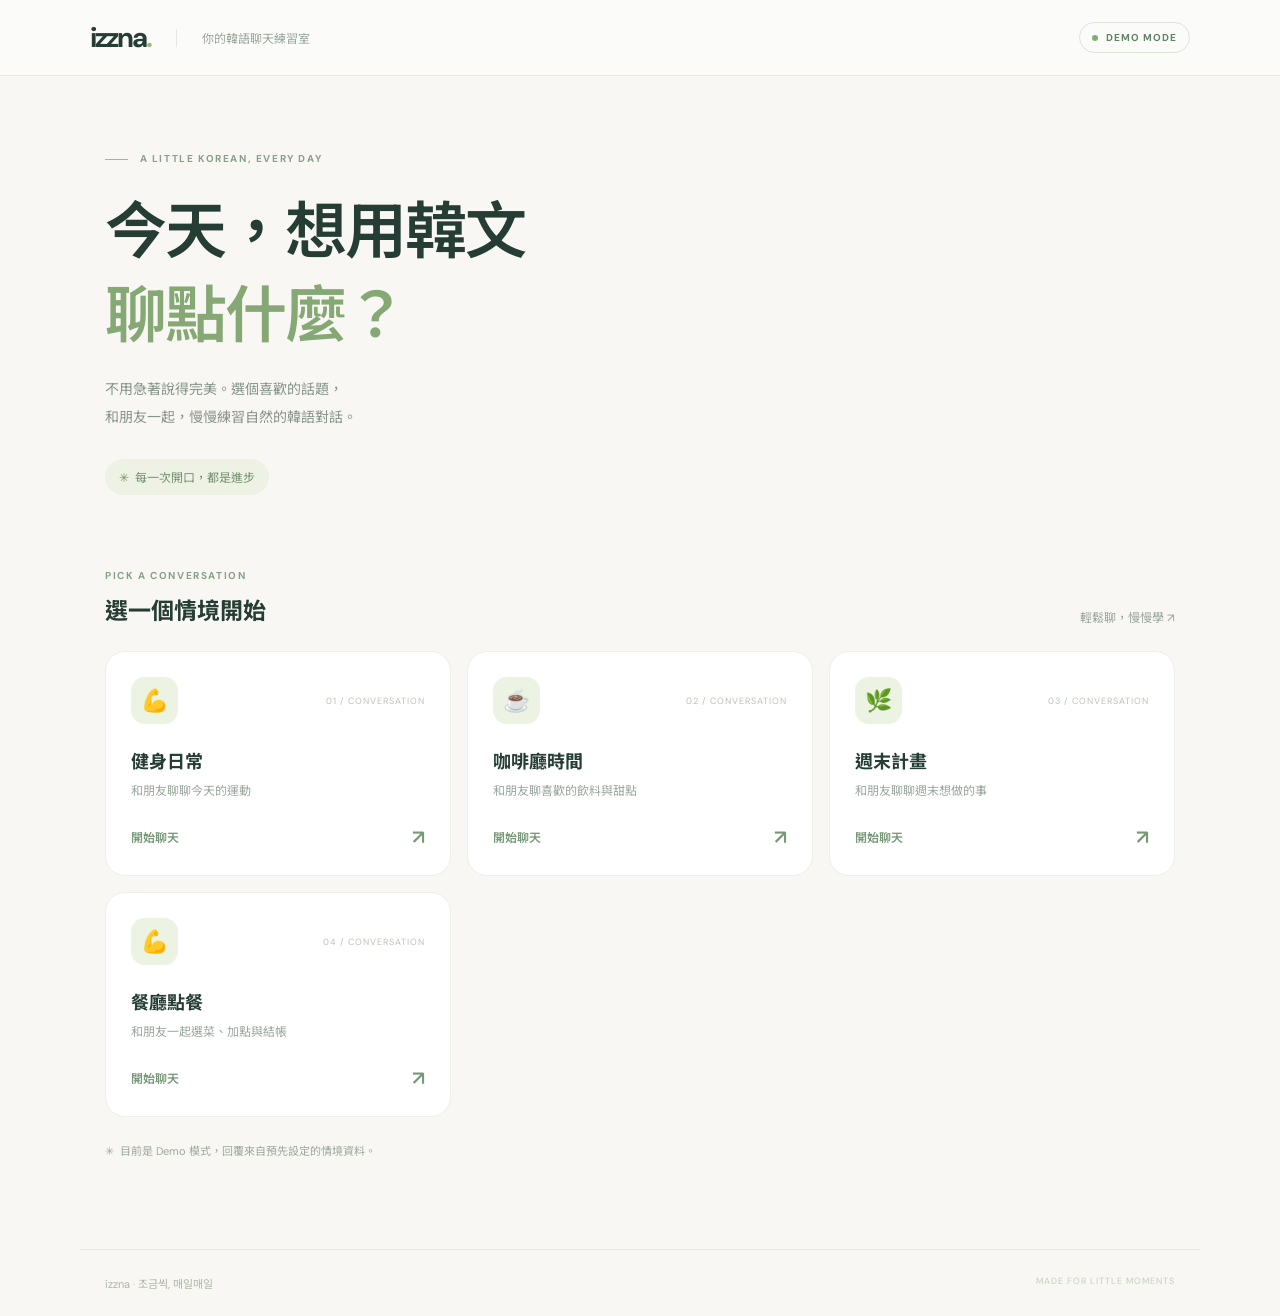
<file: index.html>
<!doctype html><html lang="zh-Hant"><head><meta charset="utf-8"><meta name="viewport" content="width=device-width,initial-scale=1"><meta name="theme-color" content="#f8f7f3"><title>izzna — 韓語聊天練習</title><link rel="stylesheet" href="css/styles.css"><script src="js/app.js" defer></script></head><body data-page="home">
<header class="topbar"><a class="brand" href="index.html">izzna<span>.</span></a><span class="top-note">你的韓語聊天練習室</span><span class="demo-badge"><i></i> DEMO MODE</span></header>
<main class="home"><div class="intro"><div class="eyebrow"><span></span> A LITTLE KOREAN, EVERY DAY</div><h1>今天，想用韓文<br><em>聊點什麼？</em></h1><p>不用急著說得完美。選個喜歡的話題，<br class="desktop">和朋友一起，慢慢練習自然的韓語對話。</p><div class="intro-note">✳ &nbsp;每一次開口，都是進步</div></div><section class="scene-section"><div class="section-head"><div><div class="eyebrow">PICK A CONVERSATION</div><h2>選一個情境開始</h2></div><span>輕鬆聊，慢慢學 ↗</span></div><div id="scenes" class="scene-grid" aria-live="polite"><p>正在載入情境…</p></div><p class="home-foot">✳ &nbsp;目前是 Demo 模式，回覆來自預先設定的情境資料。</p></section></main><footer>izzna <span>·</span> 조금씩, 매일매일 <span class="footer-right">MADE FOR LITTLE MOMENTS</span></footer></body></html>
</file>
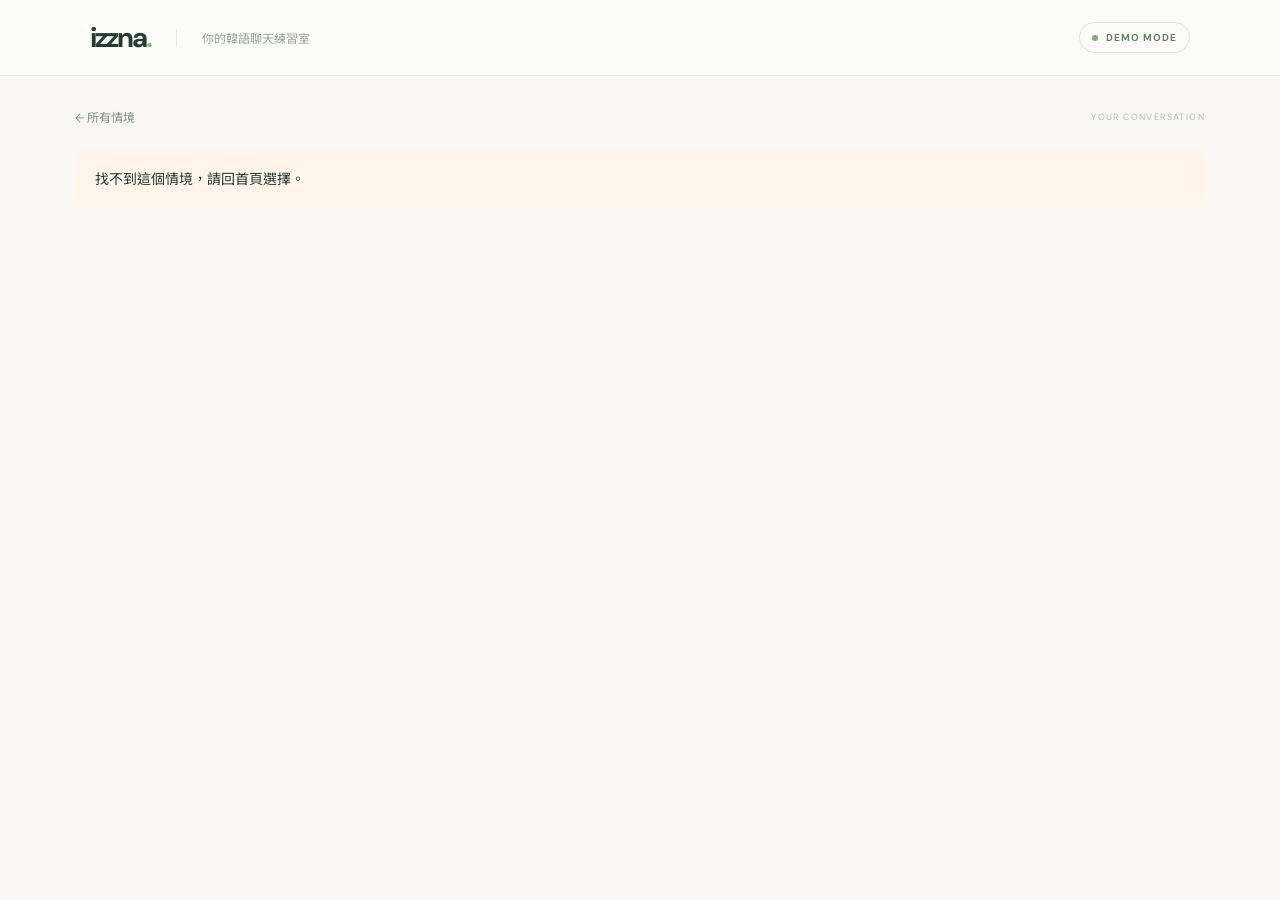
<file: chat.html>
<!doctype html><html lang="zh-Hant"><head><meta charset="utf-8"><meta name="viewport" content="width=device-width,initial-scale=1"><meta name="theme-color" content="#f8f7f3"><title>聊天練習 — izzna</title><link rel="stylesheet" href="css/styles.css"><script src="js/app.js" defer></script></head><body data-page="chat"><header class="topbar"><a class="brand" href="index.html">izzna<span>.</span></a><span class="top-note">你的韓語聊天練習室</span><span class="demo-badge"><i></i> DEMO MODE</span></header><main class="chat-layout"><div class="chat-heading"><a class="back" href="index.html">← 所有情境</a><span>YOUR CONVERSATION</span></div><div id="error" class="error" hidden></div><div id="chat-app" class="chat-app" hidden><section class="conversation"><div class="conversation-head"><div class="avatar" id="scene-icon">✳</div><div><div class="overline">LET'S CHAT IN KOREAN</div><h1 id="scene-title"></h1><p id="scene-description"></p></div><span class="online">● &nbsp;情境練習</span></div><div class="demo-notice">✳ &nbsp;Demo 模式：回覆由情境資料模擬，尚未連接 AI。</div><div id="messages" class="messages" aria-live="polite"></div><form id="chat-form" class="composer"><label for="message-input">用韓文聊聊吧</label><div class="input-row"><input id="message-input" autocomplete="off" placeholder="在這裡輸入訊息…" maxlength="500" required><button class="send" type="submit" aria-label="送出訊息">送出 <span>↑</span></button></div><p>可以自由輸入；支援解析的詞語會以底線標示。</p><p id="draft-warning" class="draft-warning" role="status" hidden>草稿含有尚未處理的 [中文]，請先查詢並修改後再送出。</p><div id="draft-markers" class="draft-markers" aria-label="查詢草稿中的中文"></div><details class="lookup" id="lookup-panel"><summary>⌕ &nbsp;查韓文 <small>Demo 詞庫</small></summary><div class="lookup-body"><label for="lookup-input">輸入中文詞語</label><div class="input-row"><input id="lookup-input" placeholder="例如：休息" autocomplete="off"><button type="button" id="lookup-button" class="lookup-button">查詢</button></div><p>查詢不會送出訊息，也不會自動修改草稿。</p><div id="lookup-result" aria-live="polite"></div></div></details></form></section><aside class="sidebar"><div class="sidebar-intro"><div class="sparkle">✳</div><div><div class="overline">A LITTLE HELP</div><h2>需要一點靈感嗎？</h2><p>照自己的步調聊，需要時再看看提示。</p></div></div><div class="hint-group"><div class="hint-caption">不知道聊什麼</div><details><summary><span class="hint-icon">✦</span><span><b>回覆方向</b><small>找個話題繼續聊</small></span><span class="plus">＋</span></summary><div class="hint-content" id="ideas"></div></details></div><div class="hint-group"><div class="hint-caption">知道意思，卻不知道怎麼說</div><details><summary><span class="hint-icon">가</span><span><b>單字提示</b><small>從關鍵詞開始</small></span><span class="plus">＋</span></summary><div class="hint-content" id="vocab-hints"></div></details><details><summary><span class="hint-icon">Aa</span><span><b>文法提示</b><small>理解句子的組成</small></span><span class="plus">＋</span></summary><div class="hint-content" id="grammar-hints"></div></details><details><summary><span class="hint-icon">“ ”</span><span><b>句型提示</b><small>試著自己填入內容</small></span><span class="plus">＋</span></summary><div class="hint-content" id="sentence-hints"></div></details></div><p class="sidebar-foot">천천히 해도 괜찮아. <span>慢慢來也沒關係。</span></p></aside></div></main><dialog id="word-dialog" aria-labelledby="word-title"><div class="dialog-top"><div><div class="overline">WORD NOTES</div><h2 id="word-title"></h2></div><button id="close-dialog" class="close" type="button" aria-label="關閉解析">×</button></div><div id="word-content"></div></dialog></body></html>
</file>
<file: css/styles.css>
@import url('https://fonts.googleapis.com/css2?family=DM+Sans:wght@400;500;600;700&family=Noto+Sans+KR:wght@400;500;600;700&family=Noto+Sans+TC:wght@400;500;600;700&display=swap');
:root{--ink:#253d34;--muted:#7b8b80;--green:#396b50;--lime:#dce9bc;--cream:#f8f7f3;--line:#e5e9df;--white:#fff;--radius:20px;--font:'DM Sans','Noto Sans TC','Noto Sans KR',sans-serif}*{box-sizing:border-box}body{margin:0;background:var(--cream);color:var(--ink);font-family:var(--font);font-size:14px}a{color:inherit;text-decoration:none}button,input{font:inherit}button,a,summary{cursor:pointer}button:focus-visible,a:focus-visible,summary:focus-visible,input:focus-visible{outline:3px solid #88ad74;outline-offset:3px}[hidden]{display:none!important}.topbar{height:76px;border-bottom:1px solid var(--line);display:flex;align-items:center;padding:0 7%;gap:25px;background:rgba(255,255,255,.5)}.brand{font-size:28px;font-weight:700;letter-spacing:-2px}.brand span{color:#9bb977}.top-note{font-size:12px;color:#9aa69b;border-left:1px solid var(--line);padding-left:25px}.demo-badge{margin-left:auto;border:1px solid #dce6d5;border-radius:50px;padding:8px 12px;color:#5f8265;font-size:10px;font-weight:700;letter-spacing:1px;white-space:nowrap}.demo-badge i{display:inline-block;width:6px;height:6px;border-radius:50%;background:#83ae73;margin-right:5px}.home{max-width:1120px;margin:auto;padding:76px 25px 80px}.intro{padding-bottom:74px}.eyebrow,.overline{font-size:10px;letter-spacing:1.6px;font-weight:700;color:#87a185}.eyebrow span{display:inline-block;width:23px;border-top:1px solid #9eb790;vertical-align:middle;margin-right:8px}.intro h1{font-size:clamp(38px,5.2vw,62px);line-height:1.35;letter-spacing:-2px;margin:25px 0 18px;font-weight:600}.intro h1 em{font-style:normal;color:#85a875}.intro p{line-height:2;color:#869489;margin:0}.intro-note{display:inline-block;margin-top:28px;padding:9px 14px;border-radius:30px;background:#edf2e4;color:#77936e;font-size:12px}.section-head{display:flex;align-items:end;justify-content:space-between;margin-bottom:25px}.section-head h2{font-size:23px;margin:10px 0 0}.section-head>span{font-size:12px;color:#98a69a}.scene-grid{display:grid;grid-template-columns:repeat(3,1fr);gap:16px}.scene-card{display:block;background:#fff;border:1px solid #edf0e9;border-radius:var(--radius);padding:25px;min-height:225px;transition:transform .2s,box-shadow .2s}.scene-card:hover{transform:translateY(-4px);box-shadow:0 12px 28px #28492c0c}.card-top{display:flex;align-items:center;justify-content:space-between}.card-icon,.avatar{display:grid;place-items:center;background:#edf3e3;border-radius:14px;width:47px;height:47px;font-size:22px}.card-number{color:#b8c4b7;font-size:9px;letter-spacing:1px}.scene-card h3{font-size:18px;margin:23px 0 7px}.scene-card p{color:#9aa79c;font-size:12px;margin:0}.card-bottom{display:flex;justify-content:space-between;align-items:center;margin-top:25px;color:#779978;font-size:12px;font-weight:600}.arrow{font-size:20px}.home-foot{color:#9ba99b;font-size:11px;margin-top:25px}footer{max-width:1120px;margin:auto;padding:25px;border-top:1px solid var(--line);color:#aab7a9;font-size:11px}footer span{color:#c3cfbe}.footer-right{float:right;font-size:9px;letter-spacing:1px}.chat-layout{max-width:1180px;margin:auto;padding:32px 25px 65px}.chat-heading{display:flex;justify-content:space-between;align-items:center;margin:0 0 22px}.chat-heading>span{font-size:9px;letter-spacing:1.4px;color:#b0bdb0}.back{font-size:12px;color:#819487}.chat-app{display:grid;grid-template-columns:minmax(0,1fr) 310px;gap:20px;align-items:start}.conversation,.sidebar{background:#fff;border:1px solid #e9ede6;border-radius:var(--radius);overflow:hidden}.conversation-head{display:flex;align-items:center;gap:14px;padding:23px 27px}.conversation-head h1{font-size:19px;margin:5px 0}.conversation-head p{font-size:11px;color:#9eaaa0;margin:0}.online{margin-left:auto;color:#89a487;font-size:10px;white-space:nowrap}.demo-notice{background:#f2f6ec;color:#829578;padding:11px 27px;font-size:11px}.messages{min-height:330px;max-height:55vh;overflow:auto;padding:30px 27px;display:flex;flex-direction:column;gap:22px}.message-row{display:flex;gap:10px;align-items:flex-start}.message-row.user{justify-content:flex-end}.message-avatar{width:31px;height:31px;border-radius:11px;background:#ecf3e4;display:grid;place-items:center;color:#83a877;flex:none}.message-wrap{max-width:80%}.message-name{color:#9eaca0;font-size:10px;margin:0 0 8px}.user .message-name{text-align:right}.bubble{background:#f3f6f0;padding:15px 18px;border-radius:3px 17px 17px 17px;line-height:1.9;font-family:'Noto Sans KR',var(--font);font-size:14px;overflow-wrap:anywhere}.user .bubble{background:#dfeccf;border-radius:17px 3px 17px 17px}.word{background:none;border:0;padding:0;color:inherit;font:inherit;border-bottom:1px dashed #82a777}.composer{border-top:1px solid var(--line);padding:18px 27px 20px}.composer label{font-weight:600;font-size:12px}.input-row{display:flex;gap:10px;margin-top:10px}.input-row input{min-width:0;flex:1;border:1px solid #e5ebe1;background:#fbfcf9;border-radius:11px;padding:13px 15px;color:var(--ink)}.input-row input::placeholder{color:#b8c3b7}.send{border:0;border-radius:11px;background:#476f52;color:white;padding:0 18px;font-size:12px}.send span{font-size:16px;margin-left:7px}.composer p{color:#a7b3a6;font-size:10px;margin:10px 0 0}.sidebar{padding:25px 21px}.sidebar-intro{display:flex;gap:12px;padding-bottom:21px;border-bottom:1px solid var(--line)}.sparkle{color:#a3bd8f;font-size:22px}.sidebar h2{font-size:16px;margin:7px 0}.sidebar-intro p{font-size:11px;line-height:1.7;color:#9aa89b;margin:0}.hint-group{margin-top:22px}.hint-caption{font-size:10px;color:#9ba99b;margin-bottom:8px}details{border-bottom:1px solid #f0f2ee}summary{list-style:none;display:flex;align-items:center;gap:11px;padding:12px 0}summary::-webkit-details-marker{display:none}.hint-icon{display:grid;place-items:center;flex:none;width:34px;height:34px;border-radius:10px;background:#f2f6ed;color:#86a37d;font-size:13px}summary b,summary small{display:block}summary b{font-size:12px;font-weight:600}summary small{font-size:10px;color:#a5b1a5;margin-top:4px}.plus{margin-left:auto;color:#a3b3a1;font-size:16px}details[open] .plus{transform:rotate(45deg)}.hint-content{font-size:12px;color:#718475;line-height:1.8;padding:0 0 9px 35px}.hint-content ul{padding-left:16px;margin:0}.hint-content li{margin:5px 0}.sidebar-foot{border-top:1px solid var(--line);padding-top:20px;margin:24px 0 0;color:#8ba784;font-size:11px}.sidebar-foot span{display:block;color:#b2beb1;margin-top:5px}.error{background:#fff4ea;padding:20px;border-radius:12px}dialog{border:0;border-radius:20px;padding:26px;width:min(440px,calc(100% - 32px));max-height:85vh;color:var(--ink);box-shadow:0 20px 80px #203a2b2b}dialog::backdrop{background:#1c3028a8}.dialog-top{display:flex;justify-content:space-between;align-items:start;border-bottom:1px solid var(--line);padding-bottom:15px}.dialog-top h2{font-family:'Noto Sans KR',sans-serif;font-size:26px;margin:8px 0 0}.close{background:#f2f5ef;border:0;border-radius:50%;width:34px;height:34px;color:#718875;font-size:22px}.word-row{padding:12px 0;border-bottom:1px solid #f1f3ef;line-height:1.6}.word-row:last-child{border:0}.word-label{font-size:10px;color:#9baa9b;margin-bottom:4px}@media(max-width:700px){.topbar{height:65px;padding:0 20px}.top-note{display:none}.home{padding:52px 20px}.intro{padding-bottom:55px}.intro h1{font-size:39px}.scene-grid{grid-template-columns:1fr}.scene-card{min-height:0}.section-head>span{display:none}.chat-layout{padding:24px 14px 40px}.chat-app{grid-template-columns:1fr}.conversation-head{padding:20px}.demo-notice{padding:11px 20px}.messages{padding:24px 20px;min-height:270px;max-height:50vh}.composer{padding:18px 20px}.sidebar{padding:22px}.footer-right{display:none}.online{font-size:9px}.message-wrap{max-width:85%}}
.lookup{margin-top:15px;border:1px solid var(--line);border-radius:12px;padding:0 12px}.lookup summary{font-weight:600;color:var(--green);font-size:12px;padding:12px 0}.lookup summary small{display:inline;margin-left:auto;font-weight:400}.lookup-body{padding:0 0 12px}.lookup-body .input-row{margin-top:7px}.lookup-button,.draft-marker,.insert-form{border:1px solid #d7e5d2;background:#f1f7ed;border-radius:9px;padding:9px 12px;color:var(--green);font-size:12px}.lookup-result-card{background:#f8faf6;border-radius:10px;padding:12px;margin-top:10px;font-size:12px;line-height:1.7;overflow-wrap:anywhere}.lookup-result-card h3{margin:0 0 5px;font-size:16px}.lookup-result-card p{margin:5px 0;color:var(--ink);font-size:12px}.lookup-result-card strong{color:#758d75}.lookup-forms{display:flex;flex-wrap:wrap;gap:6px;margin-top:8px}.lookup-forms button{overflow-wrap:anywhere}.draft-markers{display:flex;flex-wrap:wrap;gap:6px;margin-top:8px}.draft-warning{color:#9a5549!important}.lookup-status{font-size:12px!important;color:#657c67!important}
</file>
